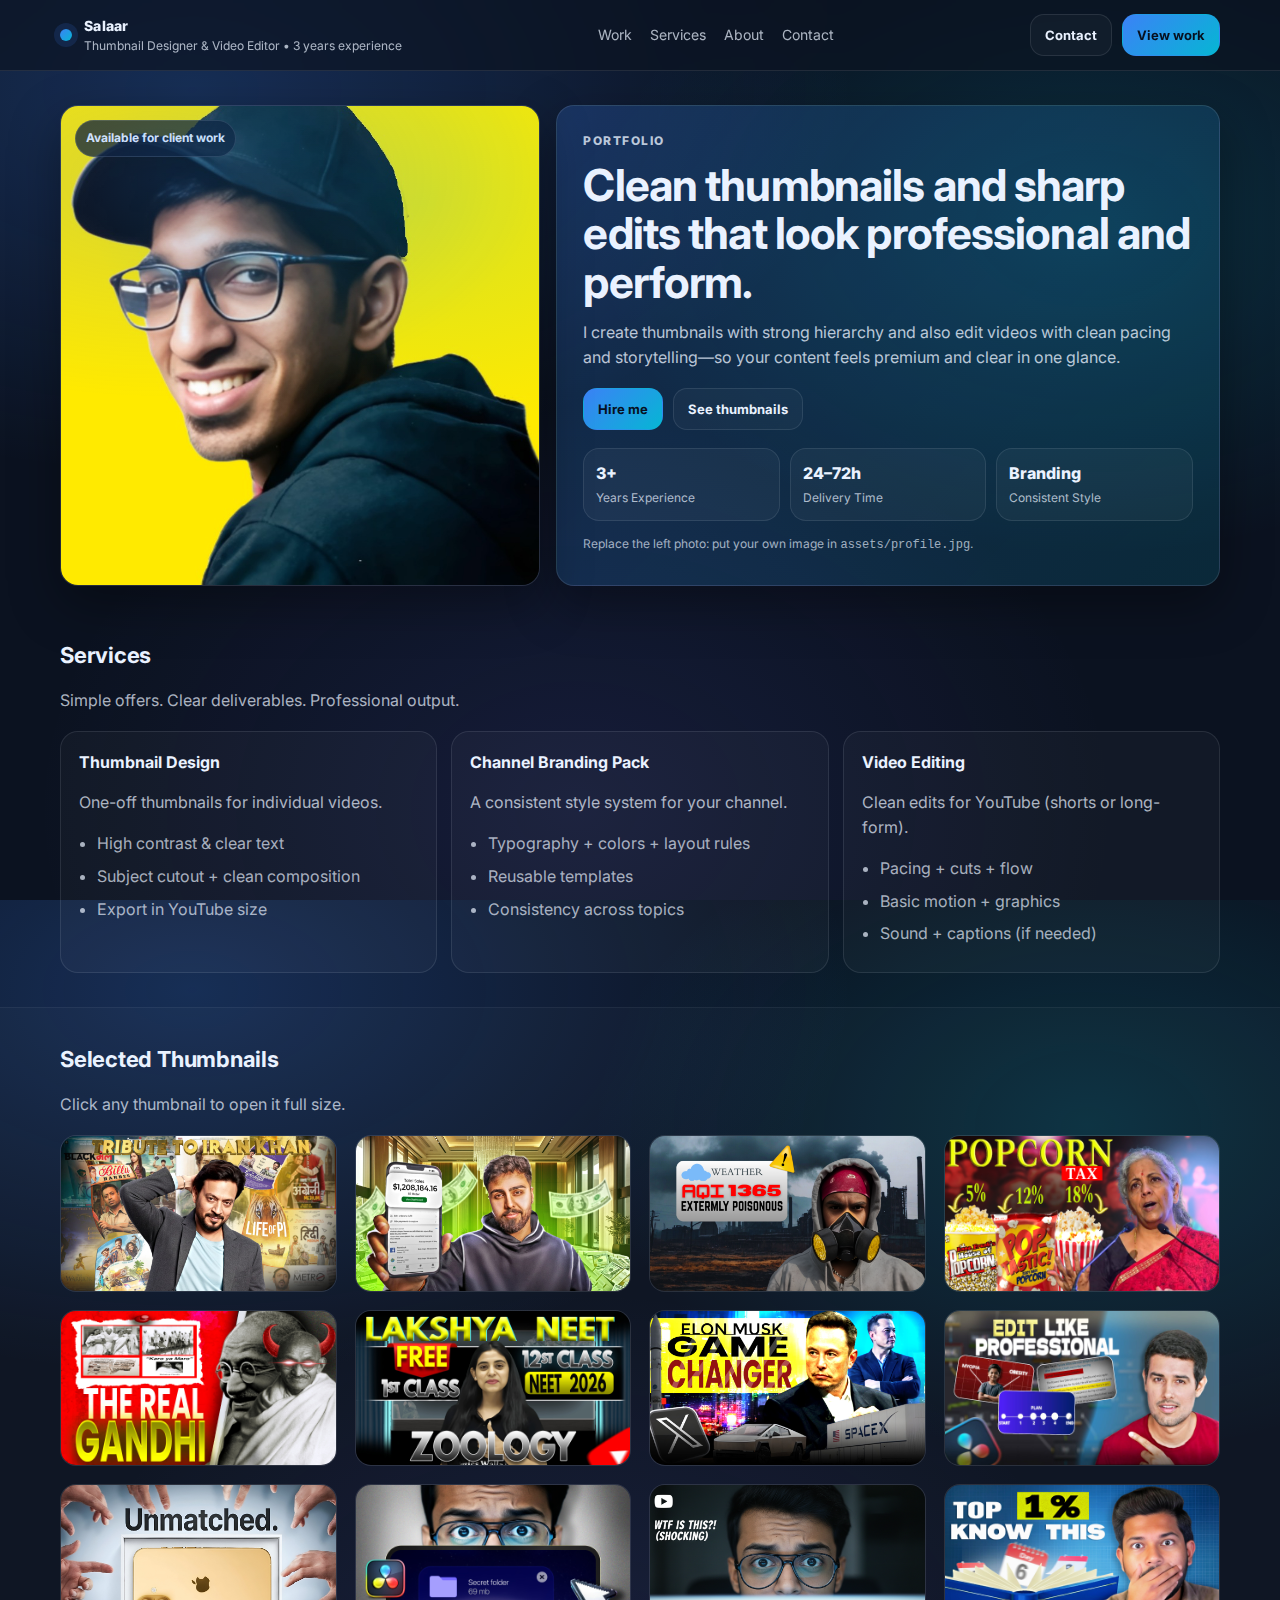
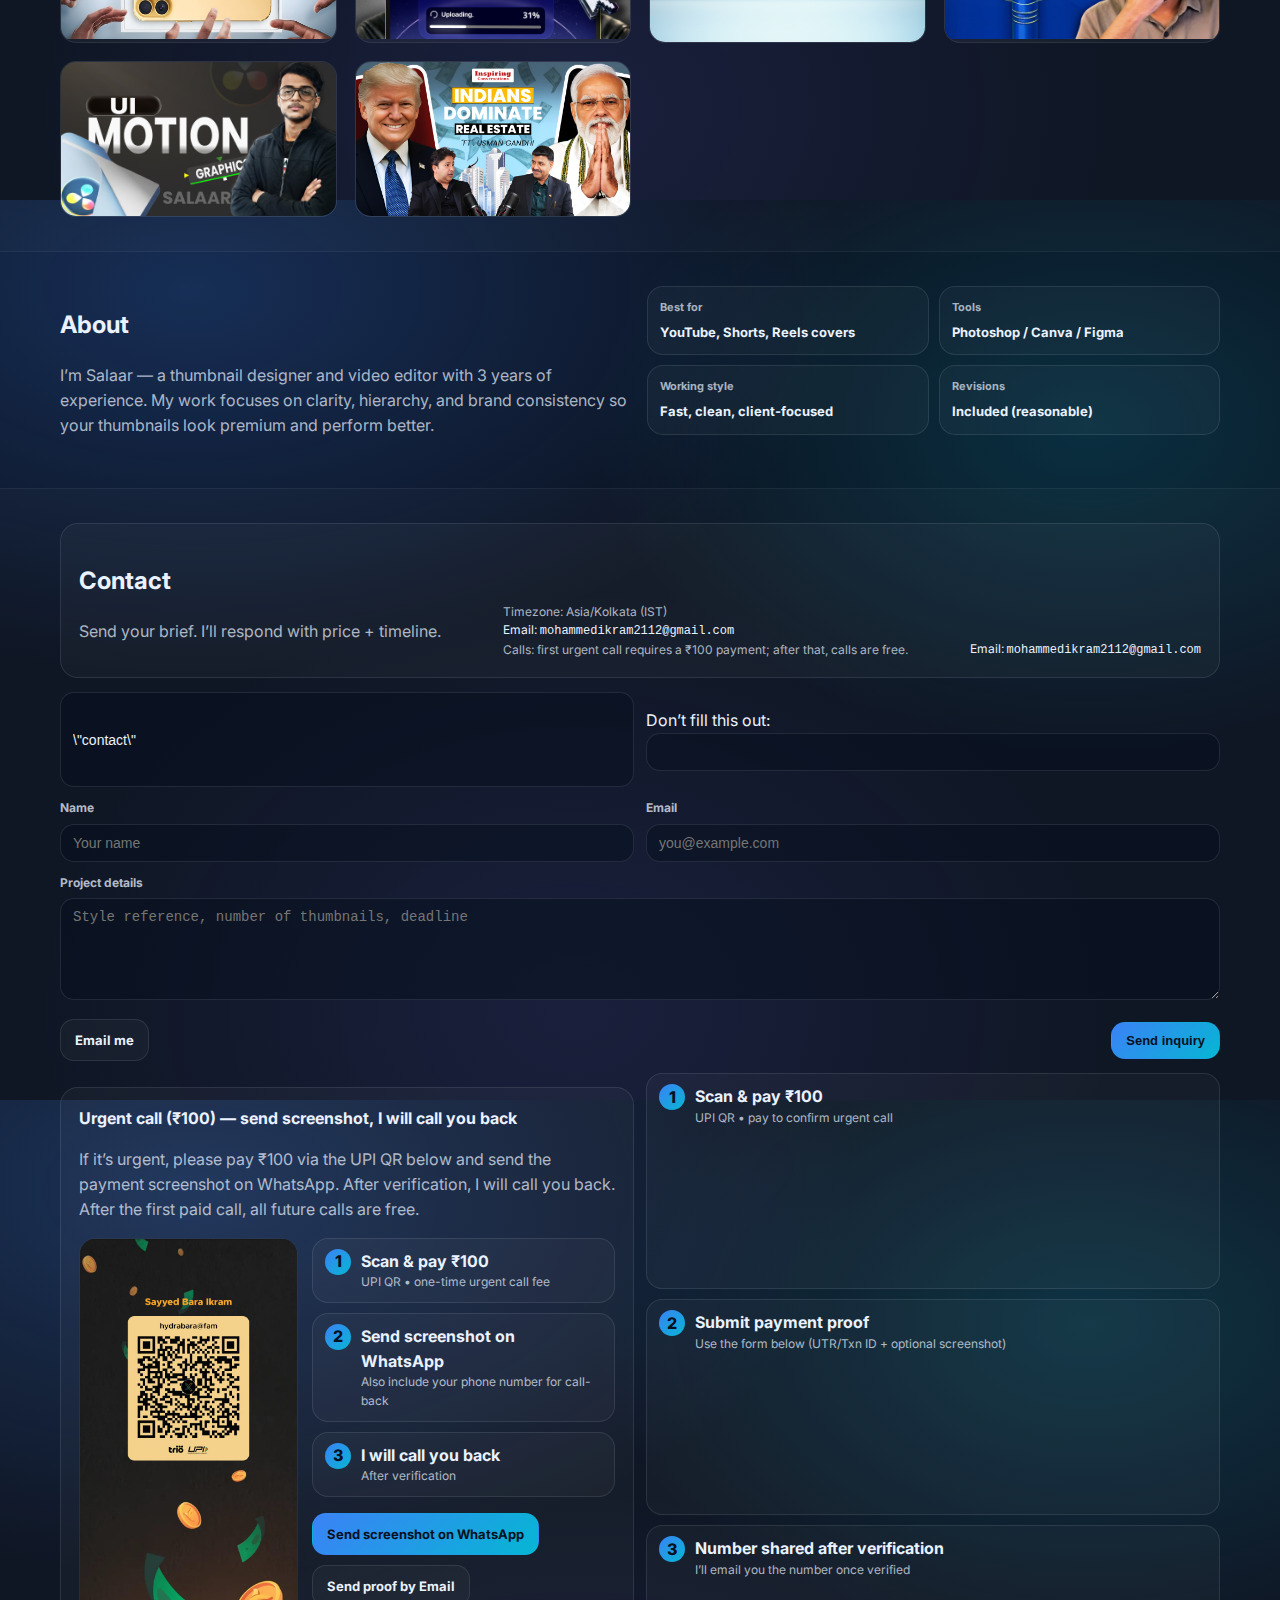
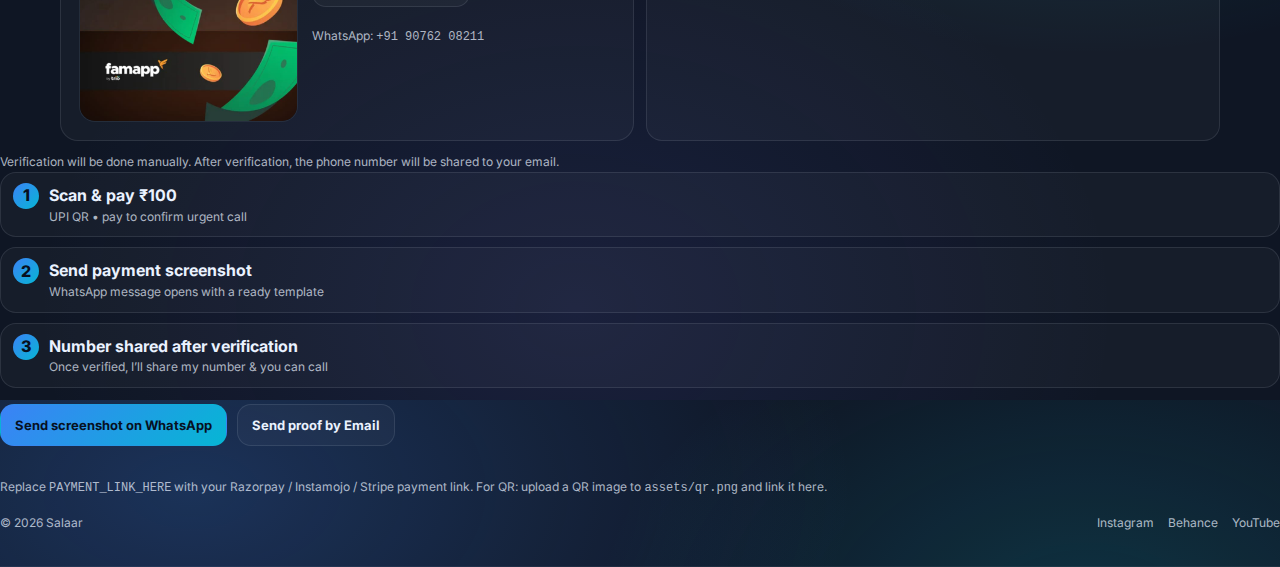
<file: index.html>
<!doctype html>
<html lang="en">
<head>
  <meta charset="utf-8" />
  <meta name="viewport" content="width=device-width, initial-scale=1" />
  <title>Salaar — Portfolio</title>
  <meta name="description" content="Salaar — Thumbnail & Visual Designer. Selected work for client review." />
  <link rel="preconnect" href="https://fonts.googleapis.com">
  <link rel="preconnect" href="https://fonts.gstatic.com" crossorigin>
  <link href="https://fonts.googleapis.com/css2?family=Inter:wght@400;500;600;700&display=swap" rel="stylesheet">
  <link rel="stylesheet" href="styles.css" />
</head>
<body>
  <header class="topbar">
    <div class="container topbar__inner">
      <div class="brand">
        <div class="brand__dot" aria-hidden="true"></div>
        <div class="brand__text">
          <div class="brand__name">Salaar</div>
          <div class="brand__meta">Thumbnail Designer & Video Editor • 3 years experience</div>
        </div>
      </div>

      <nav class="nav">
        <a href="#work">Work</a>
        <a href="#services">Services</a>
        <a href="#about">About</a>
        <a href="#contact">Contact</a>
      </nav>

      <div class="actions">
        <a class="btn btn--ghost" href="#contact">Contact</a>
        <a class="btn btn--primary" href="#work">View work</a>
      </div>
    </div>
  </header>

  <main>
    <!-- HERO (split layout like your reference, but cleaner) -->
    <section class="hero">
      <div class="container hero__wrap">
        <div class="hero__media">
          <img src="assets/profile.jpg" alt="Salaar portrait" />
          <div class="hero__badge">Available for client work</div>
        </div>

        <div class="hero__panel">
          <p class="eyebrow">PORTFOLIO</p>
          <h1>Clean thumbnails and sharp edits that look professional and perform.</h1>
          <p class="lead">
            I create thumbnails with strong hierarchy and also edit videos with clean pacing and storytelling—so your content feels premium and clear in one glance.
          </p>

          <div class="hero__cta">
            <a class="btn btn--primary" href="#contact">Hire me</a>
            <a class="btn btn--ghost" href="#work">See thumbnails</a>
          </div>

          <div class="hero__facts" role="list">
            <div class="fact" role="listitem">
              <div class="fact__k">3+</div>
              <div class="fact__v">Years Experience</div>
            </div>
            <div class="fact" role="listitem">
              <div class="fact__k">24–72h</div>
              <div class="fact__v">Delivery Time</div>
            </div>
            <div class="fact" role="listitem">
              <div class="fact__k">Branding</div>
              <div class="fact__v">Consistent Style</div>
            </div>
          </div>

          <p class="hint">
            Replace the left photo: put your own image in <span class="mono">assets/profile.jpg</span>.
          </p>
        </div>
      </div>
    </section>

    <!-- SERVICES -->
    <section id="services" class="section">
      <div class="container">
        <div class="section__head">
          <div>
            <h2>Services</h2>
            <p class="muted">Simple offers. Clear deliverables. Professional output.</p>
          </div>
        </div>

        <div class="cards">
          <article class="card">
            <h3>Thumbnail Design</h3>
            <p class="muted">One-off thumbnails for individual videos.</p>
            <ul>
              <li>High contrast & clear text</li>
              <li>Subject cutout + clean composition</li>
              <li>Export in YouTube size</li>
            </ul>
          </article>

          <article class="card">
            <h3>Channel Branding Pack</h3>
            <p class="muted">A consistent style system for your channel.</p>
            <ul>
              <li>Typography + colors + layout rules</li>
              <li>Reusable templates</li>
              <li>Consistency across topics</li>
            </ul>
          </article>

          <article class="card">
            <h3>Video Editing</h3>
            <p class="muted">Clean edits for YouTube (shorts or long-form).</p>
            <ul>
              <li>Pacing + cuts + flow</li>
              <li>Basic motion + graphics</li>
              <li>Sound + captions (if needed)</li>
            </ul>
          </article>
        </div>
      </div>
    </section>

    <!-- WORK -->
    <section id="work" class="section section--alt">
      <div class="container">
        <div class="section__head">
          <div>
            <h2>Selected Thumbnails</h2>
            <p class="muted">Click any thumbnail to open it full size.</p>
          </div>
        </div>

        <div class="gallery">
          
          <a class="shot" href="assets/thumb-01.jpg" target="_blank" rel="noreferrer">
            <img loading="lazy" src="assets/thumb-01.jpg" alt="Thumbnail 1" />
          </a>
          
          <a class="shot" href="assets/thumb-02.jpg" target="_blank" rel="noreferrer">
            <img loading="lazy" src="assets/thumb-02.jpg" alt="Thumbnail 2" />
          </a>
          
          <a class="shot" href="assets/thumb-03.png" target="_blank" rel="noreferrer">
            <img loading="lazy" src="assets/thumb-03.png" alt="Thumbnail 3" />
          </a>
          
          <a class="shot" href="assets/thumb-04.jpg" target="_blank" rel="noreferrer">
            <img loading="lazy" src="assets/thumb-04.jpg" alt="Thumbnail 4" />
          </a>
          
          <a class="shot" href="assets/thumb-05.jpg" target="_blank" rel="noreferrer">
            <img loading="lazy" src="assets/thumb-05.jpg" alt="Thumbnail 5" />
          </a>
          
          <a class="shot" href="assets/thumb-06.jpg" target="_blank" rel="noreferrer">
            <img loading="lazy" src="assets/thumb-06.jpg" alt="Thumbnail 6" />
          </a>
          
          <a class="shot" href="assets/thumb-07.jpg" target="_blank" rel="noreferrer">
            <img loading="lazy" src="assets/thumb-07.jpg" alt="Thumbnail 7" />
          </a>
          
          <a class="shot" href="assets/thumb-08.jpg" target="_blank" rel="noreferrer">
            <img loading="lazy" src="assets/thumb-08.jpg" alt="Thumbnail 8" />
          </a>
          
          <a class="shot" href="assets/thumb-09.jpg" target="_blank" rel="noreferrer">
            <img loading="lazy" src="assets/thumb-09.jpg" alt="Thumbnail 9" />
          </a>
          
          <a class="shot" href="assets/thumb-10.jpg" target="_blank" rel="noreferrer">
            <img loading="lazy" src="assets/thumb-10.jpg" alt="Thumbnail 10" />
          </a>
          
          <a class="shot" href="assets/thumb-11.png" target="_blank" rel="noreferrer">
            <img loading="lazy" src="assets/thumb-11.png" alt="Thumbnail 11" />
          </a>
          
          <a class="shot" href="assets/thumb-12.jpg" target="_blank" rel="noreferrer">
            <img loading="lazy" src="assets/thumb-12.jpg" alt="Thumbnail 12" />
          </a>
          
          <a class="shot" href="assets/thumb-13.jpg" target="_blank" rel="noreferrer">
            <img loading="lazy" src="assets/thumb-13.jpg" alt="Thumbnail 13" />
          </a>
          
          <a class="shot" href="assets/thumb-14.jpg" target="_blank" rel="noreferrer">
            <img loading="lazy" src="assets/thumb-14.jpg" alt="Thumbnail 14" />
          </a>
          
        </div>
      </div>
    </section>

    <!-- ABOUT -->
    <section id="about" class="section">
      <div class="container about">
        <div class="about__copy">
          <h2>About</h2>
          <p class="muted">
            I’m Salaar — a thumbnail designer and video editor with 3 years of experience.
            My work focuses on clarity, hierarchy, and brand consistency so your thumbnails look premium
            and perform better.
          </p>
        </div>

        <div class="about__stats">
          <div class="stat">
            <div class="stat__label">Best for</div>
            <div class="stat__value">YouTube, Shorts, Reels covers</div>
          </div>
          <div class="stat">
            <div class="stat__label">Tools</div>
            <div class="stat__value">Photoshop / Canva / Figma</div>
          </div>
          <div class="stat">
            <div class="stat__label">Working style</div>
            <div class="stat__value">Fast, clean, client-focused</div>
          </div>
          <div class="stat">
            <div class="stat__label">Revisions</div>
            <div class="stat__value">Included (reasonable)</div>
          </div>
        </div>
      </div>
    </section>

    <!-- CONTACT -->
    <section id="contact" class="section section--alt">
      <div class="container">
        <div class="contact">
          <div class="contact__head">
            <div>
              <h2>Contact</h2>
              <p class="muted">Send your brief. I’ll respond with price + timeline.</p>
            </div>
            <div class="contact__meta">
              <div class="muted small">Timezone: Asia/Kolkata (IST)</div>
              <div class="small">Email: <span class="mono">mohammedikram2112@gmail.com</span></div>
              <div class="muted small">Calls: first urgent call requires a ₹100 payment; after that, calls are free.</div>
            </div>
              <div class="small">Email: <span class="mono">mohammedikram2112@gmail.com</span></div>
            </div>
          </div>

          <form name="contact" method="POST" data-netlify="true" netlify-honeypot="bot-field" action="/thanks.html" class="form">
            <input type=\"hidden\" name=\"form-name\" value=\"contact\" />
            <p class=\"hidden\">
              <label>Don’t fill this out: <input name=\"bot-field\" /></label>
            </p>
            <label>
              <span>Name</span>
              <input type="text" placeholder="Your name" />
            </label>
            <label>
              <span>Email</span>
              <input type="email" placeholder="you@example.com" />
            </label>
            <label class="full">
              <span>Project details</span>
              <textarea rows="5" placeholder="Style reference, number of thumbnails, deadline"></textarea>
            </label>
            <div class="full form__footer">
              <a class="btn btn--ghost" href="mailto:mohammedikram2112@gmail.com">Email me</a>
              <button class="btn btn--primary" type="submit">Send inquiry</button>
            </div>
          
          
          
          
          <div class="paywall" id="call">
            <h3>Urgent call (₹100) — send screenshot, I will call you back</h3>
            <p class="muted">
              If it’s urgent, please pay ₹100 via the UPI QR below and send the payment screenshot on WhatsApp.
              After verification, I will call you back. After the first paid call, all future calls are free.
            </p>

            <div class="qrrow">
              <div class="qrbox" aria-label="UPI QR Code">
                <img src="assets/qr.jpg" alt="UPI QR code for ₹100 payment" />
              </div>

              <div class="qrsteps">
                <div class="step"><span class="step__n">1</span><div><b>Scan & pay ₹100</b><div class="muted small">UPI QR • one-time urgent call fee</div></div></div>
                <div class="step"><span class="step__n">2</span><div><b>Send screenshot on WhatsApp</b><div class="muted small">Also include your phone number for call-back</div></div></div>
                <div class="step"><span class="step__n">3</span><div><b>I will call you back</b><div class="muted small">After verification</div></div></div>

                <div class="qractions">
                  <a class="btn btn--primary" href="https://wa.me/919076208211?text=Hi%20Salaar%2C%20I%20have%20paid%20%E2%82%B9100%20for%20an%20urgent%20call.%0AI%E2%80%99m%20sending%20the%20payment%20screenshot.%0A%0AMy%20name%3A%20%0AMy%20email%3A%20%0AMy%20phone%20number%20%28for%20call-back%29%3A%20%0AProject%20details%3A%20%0A" target="_blank" rel="noreferrer">Send screenshot on WhatsApp</a>
                  <a class="btn btn--ghost" href="mailto:mohammedikram2112@gmail.com?subject=%E2%82%B9100%20Urgent%20Call%20Payment%20Proof&body=Hi%20Salaar%2C%20I%20paid%20%E2%82%B9100%20for%20urgent%20call.%20Please%20find%20screenshot%20attached.%0A%0AName%3A%0APhone%20(for%20call-back)%3A%0AProject%3A">Send proof by Email</a>
                </div>

                <p class="muted small" style="margin:10px 0 0">
                  WhatsApp: <span class="mono">+91 90762 08211</span>
                </p>
              </div>
            </div>
          </div>


              <div class="qrsteps">
                <div class="step"><span class="step__n">1</span><div><b>Scan & pay ₹100</b><div class="muted small">UPI QR • pay to confirm urgent call</div></div></div>
                <div class="step"><span class="step__n">2</span><div><b>Submit payment proof</b><div class="muted small">Use the form below (UTR/Txn ID + optional screenshot)</div></div></div>
                <div class="step"><span class="step__n">3</span><div><b>Number shared after verification</b><div class="muted small">I’ll email you the number once verified</div></div></div>
              </div>
            </div>

            

            <p class="muted small" style="margin:12px 0 0">
              Verification will be done manually. After verification, the phone number will be shared to your email.
            </p>
          </div>


              <div class="qrsteps">
                <div class="step"><span class="step__n">1</span><div><b>Scan & pay ₹100</b><div class="muted small">UPI QR • pay to confirm urgent call</div></div></div>
                <div class="step"><span class="step__n">2</span><div><b>Send payment screenshot</b><div class="muted small">WhatsApp message opens with a ready template</div></div></div>
                <div class="step"><span class="step__n">3</span><div><b>Number shared after verification</b><div class="muted small">Once verified, I’ll share my number & you can call</div></div></div>

                <div class="qractions">
                  <a class="btn btn--primary" href="#" target="_blank" rel="noreferrer">Send screenshot on WhatsApp</a>
                  <a class="btn btn--ghost" href="mailto:mohammedikram2112@gmail.com?subject=%E2%82%B9100%20Urgent%20Call%20Payment%20Proof&body=Hi%20Salaar%2C%20I%20paid%20%E2%82%B9100%20for%20urgent%20call.%20Please%20find%20screenshot%20attached.%0A%0AName%3A%0AProject%3A">Send proof by Email</a>
                </div>

                <p class="muted small" style="margin:10px 0 0">
                  
                </p>
              </div>
            </div>
          </div>


            <p class="muted small">
              Replace <span class="mono">PAYMENT_LINK_HERE</span> with your Razorpay / Instamojo / Stripe payment link.
              For QR: upload a QR image to <span class="mono">assets/qr.png</span> and link it here.
            </p>
          </div>
</form>
        </div>

        <footer class="footer">
          <div class="muted small">© <span id="year"></span> Salaar</div>
          <div class="footer__links small">
            <a href="#">Instagram</a>
            <a href="#">Behance</a>
            <a href="#">YouTube</a>
          </div>
        </footer>
      </div>
    </section>
  </main>

  <script>
    document.getElementById('year').textContent = new Date().getFullYear();
  </script>
</body>
</html>
</file>
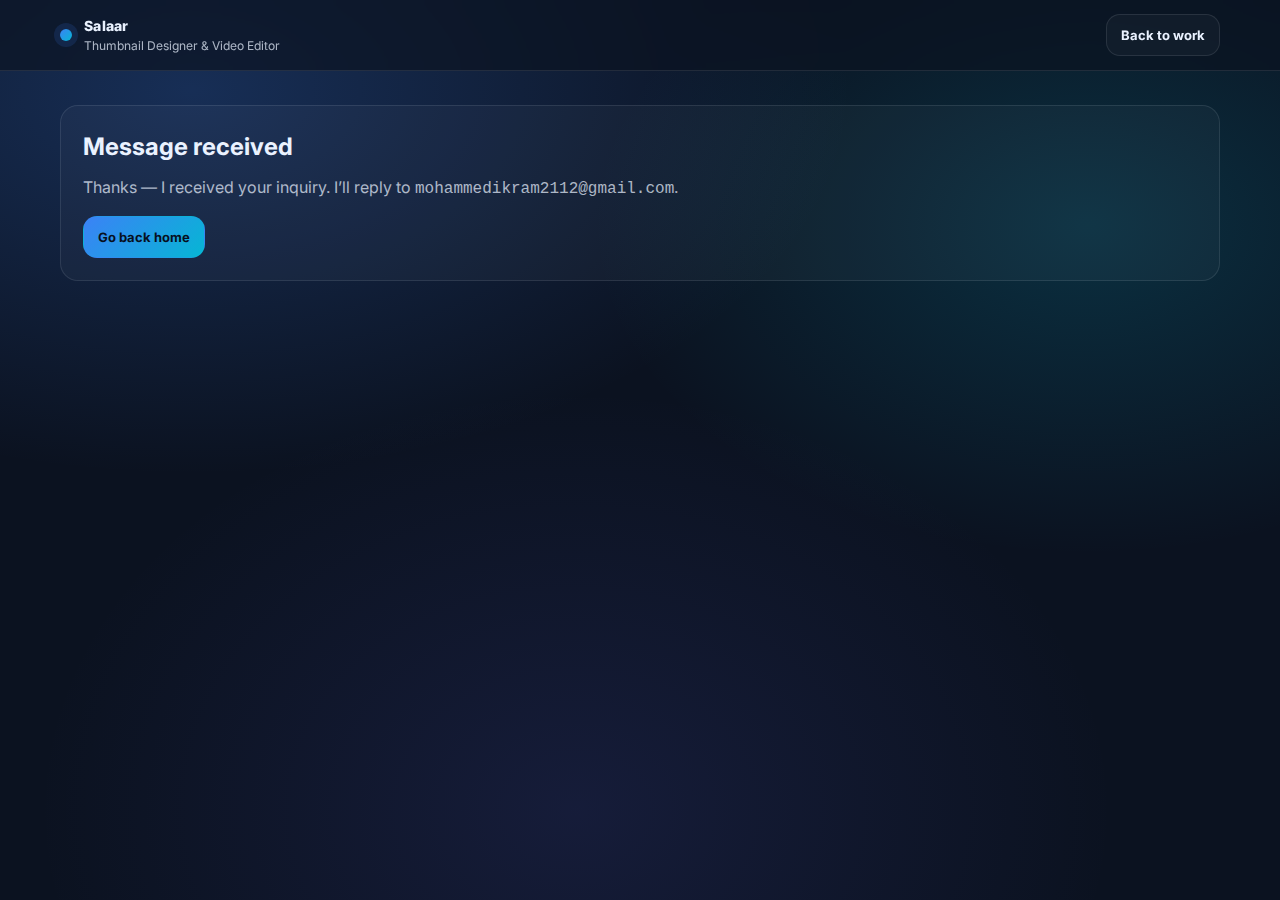
<file: thanks.html>
<!doctype html>
<html lang="en">
<head>
  <meta charset="utf-8" />
  <meta name="viewport" content="width=device-width, initial-scale=1" />
  <title>Thank you — Salaar</title>
  <link rel="preconnect" href="https://fonts.googleapis.com">
  <link rel="preconnect" href="https://fonts.gstatic.com" crossorigin>
  <link href="https://fonts.googleapis.com/css2?family=Inter:wght@400;600;700&display=swap" rel="stylesheet">
  <link rel="stylesheet" href="styles.css" />
</head>
<body>
  <header class="topbar">
    <div class="container topbar__inner">
      <div class="brand">
        <div class="brand__dot" aria-hidden="true"></div>
        <div class="brand__text">
          <div class="brand__name">Salaar</div>
          <div class="brand__meta">Thumbnail Designer & Video Editor</div>
        </div>
      </div>
      <div class="actions">
        <a class="btn btn--ghost" href="/index.html#work">Back to work</a>
      </div>
    </div>
  </header>

  <main class="section">
    <div class="container">
      <div class="card" style="padding:22px">
        <h2 style="margin:0 0 10px">Message received</h2>
        <p class="muted" style="margin:0 0 14px">
          Thanks — I received your inquiry. I’ll reply to <span class="mono">mohammedikram2112@gmail.com</span>.
        </p>
        <a class="btn btn--primary" href="/index.html">Go back home</a>
      </div>
    </div>
  </main>
</body>
</html>
</file>
<file: styles.css>
:root{
  --bg: #0b1220;
  --text: #eaf2ff;
  --muted: rgba(234,242,255,0.72);
  --border: rgba(234,242,255,0.10);
  --card: rgba(255,255,255,0.04);
  --alt: rgba(255,255,255,0.03);
  --accentA: #3b82f6;
  --accentB: #06b6d4;
  --shadow: 0 18px 50px rgba(0,0,0,0.35);
  --radius: 18px;
}

*{ box-sizing: border-box; }
html, body { height: 100%; }
body{
  margin: 0;
  font-family: Inter, system-ui, -apple-system, Segoe UI, Roboto, Arial, sans-serif;
  color: var(--text);
  background:
    radial-gradient(1200px 700px at 15% 10%, rgba(59,130,246,0.25), transparent 55%),
    radial-gradient(900px 600px at 85% 25%, rgba(6,182,212,0.18), transparent 55%),
    radial-gradient(900px 700px at 45% 90%, rgba(99,102,241,0.12), transparent 60%),
    var(--bg);
  line-height: 1.55;
}

a{ color: inherit; text-decoration: none; }
.container{ width: min(1160px, calc(100% - 32px)); margin: 0 auto; }

.topbar{
  position: sticky; top: 0; z-index: 50;
  background: rgba(11,18,32,0.66);
  backdrop-filter: blur(10px);
  border-bottom: 1px solid var(--border);
}
.topbar__inner{
  display: flex; align-items: center; justify-content: space-between; gap: 16px;
  padding: 14px 0;
}

.brand{ display: flex; align-items: center; gap: 12px; }
.brand__dot{
  width: 12px; height: 12px; border-radius: 999px;
  background: linear-gradient(135deg, var(--accentA), var(--accentB));
  box-shadow: 0 0 0 6px rgba(59,130,246,0.14);
}
.brand__name{ font-weight: 800; font-size: 14px; letter-spacing: 0.02em; }
.brand__meta{ font-size: 12px; color: var(--muted); }

.nav{ display: none; gap: 18px; font-size: 14px; color: var(--muted); }
.nav a:hover{ color: var(--text); opacity: 0.95; }

.actions{ display: flex; gap: 10px; }

.btn{
  display: inline-flex; align-items: center; justify-content: center;
  padding: 10px 14px;
  border-radius: 14px;
  border: 1px solid transparent;
  font-weight: 700;
  font-size: 13px;
  cursor: pointer;
}
.btn--primary{
  background: linear-gradient(135deg, var(--accentA), var(--accentB));
  color: #07101f;
}
.btn--ghost{
  background: rgba(255,255,255,0.03);
  border-color: var(--border);
  color: var(--text);
}
.btn--ghost:hover{ border-color: rgba(234,242,255,0.18); }

.hero{ padding: 34px 0 18px; }
.hero__wrap{
  display: grid;
  grid-template-columns: 1fr;
  gap: 16px;
  align-items: stretch;
}

.hero__media{
  position: relative;
  border-radius: var(--radius);
  overflow: hidden;
  background: rgba(255,255,255,0.02);
  border: 1px solid var(--border);
  box-shadow: var(--shadow);
  min-height: 320px;
}
.hero__media::after{
  content: "";
  position: absolute; inset: 0;
  background: radial-gradient(700px 400px at 20% 15%, rgba(59,130,246,0.20), transparent 55%),
              radial-gradient(600px 420px at 75% 20%, rgba(6,182,212,0.16), transparent 55%);
  pointer-events: none;
}
.hero__media img{
  position: relative;
  width: 100%;
  height: 100%;
  object-fit: cover;
  display: block;
}
.hero__badge{
  position: absolute;
  left: 14px;
  top: 14px;
  background: rgba(7,16,31,0.75);
  border: 1px solid rgba(234,242,255,0.14);
  padding: 8px 10px;
  border-radius: 999px;
  font-size: 12px;
  font-weight: 700;
}

.hero__panel{
  border-radius: var(--radius);
  background: linear-gradient(135deg, rgba(59,130,246,0.22), rgba(6,182,212,0.14));
  border: 1px solid rgba(234,242,255,0.12);
  box-shadow: var(--shadow);
  padding: 26px;
}

.eyebrow{
  margin: 0 0 10px;
  font-size: 12px;
  letter-spacing: 0.12em;
  font-weight: 800;
  color: rgba(234,242,255,0.78);
}

.hero__panel h1{
  margin: 0;
  font-size: clamp(26px, 3.6vw, 44px);
  line-height: 1.1;
  letter-spacing: -0.02em;
}

.lead{
  margin: 14px 0 0;
  color: rgba(234,242,255,0.78);
  max-width: 60ch;
}

.hero__cta{ margin-top: 18px; display: flex; gap: 10px; flex-wrap: wrap; }

.hero__facts{
  margin-top: 18px;
  display: grid;
  grid-template-columns: repeat(3, minmax(0,1fr));
  gap: 10px;
}
.fact{
  background: rgba(255,255,255,0.04);
  border: 1px solid rgba(234,242,255,0.10);
  border-radius: 16px;
  padding: 12px;
}
.fact__k{ font-weight: 800; font-size: 16px; }
.fact__v{ font-size: 12px; color: rgba(234,242,255,0.72); margin-top: 4px; }

.hint{ margin: 14px 0 0; font-size: 12px; color: rgba(234,242,255,0.68); }
.mono{ font-family: ui-monospace, SFMono-Regular, Menlo, Monaco, Consolas, "Liberation Mono", "Courier New", monospace; }

.section{ padding: 34px 0; }
.section--alt{
  background: rgba(255,255,255,0.02);
  border-top: 1px solid rgba(234,242,255,0.06);
  border-bottom: 1px solid rgba(234,242,255,0.06);
}
.section__head h2{ margin: 0; font-size: 22px; letter-spacing: -0.01em; }
.muted{ color: var(--muted); }
.small{ font-size: 12px; }

.cards{
  margin-top: 18px;
  display: grid;
  grid-template-columns: 1fr;
  gap: 14px;
}
.card{
  background: rgba(255,255,255,0.03);
  border: 1px solid rgba(234,242,255,0.10);
  border-radius: var(--radius);
  padding: 18px;
}
.card h3{ margin: 0; font-size: 16px; }
.card ul{ margin: 12px 0 0; padding-left: 18px; color: rgba(234,242,255,0.70); }
.card li{ margin: 8px 0; }

.gallery{
  margin-top: 18px;
  display: grid;
  grid-template-columns: repeat(1, minmax(0,1fr));
  gap: 14px;
}
.shot{
  border-radius: 18px;
  overflow: hidden;
  background: rgba(255,255,255,0.03);
  border: 1px solid rgba(234,242,255,0.10);
  transition: transform 160ms ease, border-color 160ms ease;
}
.shot:hover{
  transform: translateY(-2px);
  border-color: rgba(234,242,255,0.18);
}
.shot img{ width: 100%; height: auto; display: block; }

.about{
  display: grid;
  grid-template-columns: 1fr;
  gap: 14px;
  align-items: start;
}
.about__stats{
  display: grid;
  grid-template-columns: repeat(2, minmax(0,1fr));
  gap: 10px;
}
.stat{
  background: rgba(255,255,255,0.03);
  border: 1px solid rgba(234,242,255,0.10);
  border-radius: 16px;
  padding: 12px;
}
.stat__label{ font-size: 11px; color: rgba(234,242,255,0.70); font-weight: 700; }
.stat__value{ margin-top: 6px; font-size: 13px; font-weight: 700; color: var(--text); }

.contact{
  background: rgba(255,255,255,0.03);
  border: 1px solid rgba(234,242,255,0.10);
  border-radius: var(--radius);
  padding: 18px;
}
.contact__head{
  display: flex;
  justify-content: space-between;
  align-items: flex-end;
  gap: 14px;
  flex-wrap: wrap;
}

.form{
  margin-top: 14px;
  display: grid;
  grid-template-columns: 1fr;
  gap: 12px;
}
label span{
  display: block;
  font-size: 12px;
  color: rgba(234,242,255,0.75);
  margin-bottom: 6px;
  font-weight: 700;
}
input, textarea{
  width: 100%;
  border-radius: 14px;
  border: 1px solid rgba(234,242,255,0.10);
  background: rgba(7,16,31,0.55);
  color: var(--text);
  padding: 10px 12px;
  outline: none;
  font-size: 14px;
}
input:focus, textarea:focus{
  box-shadow: 0 0 0 4px rgba(59,130,246,0.18);
  border-color: rgba(6,182,212,0.30);
}
.full{ grid-column: 1 / -1; }
.form__footer{
  display: flex;
  justify-content: space-between;
  align-items: center;
  gap: 12px;
  flex-wrap: wrap;
}

.footer{
  margin-top: 16px;
  display: flex;
  justify-content: space-between;
  align-items: center;
  gap: 12px;
  flex-wrap: wrap;
  color: rgba(234,242,255,0.72);
}
.footer__links{ display: flex; gap: 14px; }

@media (min-width: 820px){
  .nav{ display: flex; }
  .hero__wrap{ grid-template-columns: 0.42fr 0.58fr; gap: 16px; }
  .cards{ grid-template-columns: repeat(3, minmax(0,1fr)); }
  .gallery{ grid-template-columns: repeat(3, minmax(0,1fr)); }
  .about{ grid-template-columns: 1fr 1fr; }
  .form{ grid-template-columns: 1fr 1fr; }
}

/* Netlify honeypot */
.hidden { display: none; }

.paywall{
  margin-top: 14px;
  padding: 18px;
  border-radius: var(--radius);
  background: rgba(255,255,255,0.03);
  border: 1px solid rgba(234,242,255,0.10);
}
.paywall h3{
  margin: 0;
  font-size: 16px;
}
.paywall__actions{
  margin-top: 12px;
  display: flex;
  gap: 10px;
  flex-wrap: wrap;
}

/* QR payment section */
.qrrow{
  margin-top: 12px;
  display: grid;
  grid-template-columns: 1fr;
  gap: 14px;
}
.qrbox{
  border-radius: 16px;
  overflow: hidden;
  border: 1px solid rgba(234,242,255,0.10);
  background: rgba(7,16,31,0.45);
}
.qrbox img{
  width: 100%;
  height: auto;
  display: block;
}
.qrsteps{
  display: grid;
  gap: 10px;
}
.step{
  display: flex;
  gap: 10px;
  align-items: flex-start;
  padding: 10px 12px;
  border-radius: 16px;
  background: rgba(255,255,255,0.03);
  border: 1px solid rgba(234,242,255,0.10);
}
.step__n{
  width: 26px; height: 26px;
  border-radius: 999px;
  display: inline-flex;
  align-items: center;
  justify-content: center;
  font-weight: 800;
  background: linear-gradient(135deg, var(--accentA), var(--accentB));
  color: #07101f;
  flex: 0 0 auto;
}
.qractions{
  margin-top: 6px;
  display: flex;
  gap: 10px;
  flex-wrap: wrap;
}
@media (min-width: 820px){
  .qrrow{ grid-template-columns: 0.42fr 0.58fr; align-items: start; }
  .gallery{
  display:grid;
  grid-template-columns: repeat(auto-fit, minmax(240px, 1fr));
  gap: 18px;
}

.shot{
  display:block;
  border-radius: 16px;
  overflow:hidden;
  background: rgba(255,255,255,0.04);
  border: 1px solid rgba(255,255,255,0.08);
  transition: transform .18s ease, box-shadow .18s ease, border-color .18s ease;
}

.shot img{
  width:100%;
  height:auto;
  display:block;
}

.shot:hover{
  transform: scale(1.02);
  box-shadow: 0 16px 40px rgba(0,0,0,.35);
  border-color: rgba(255,255,255,0.18);
}

}
</file>
